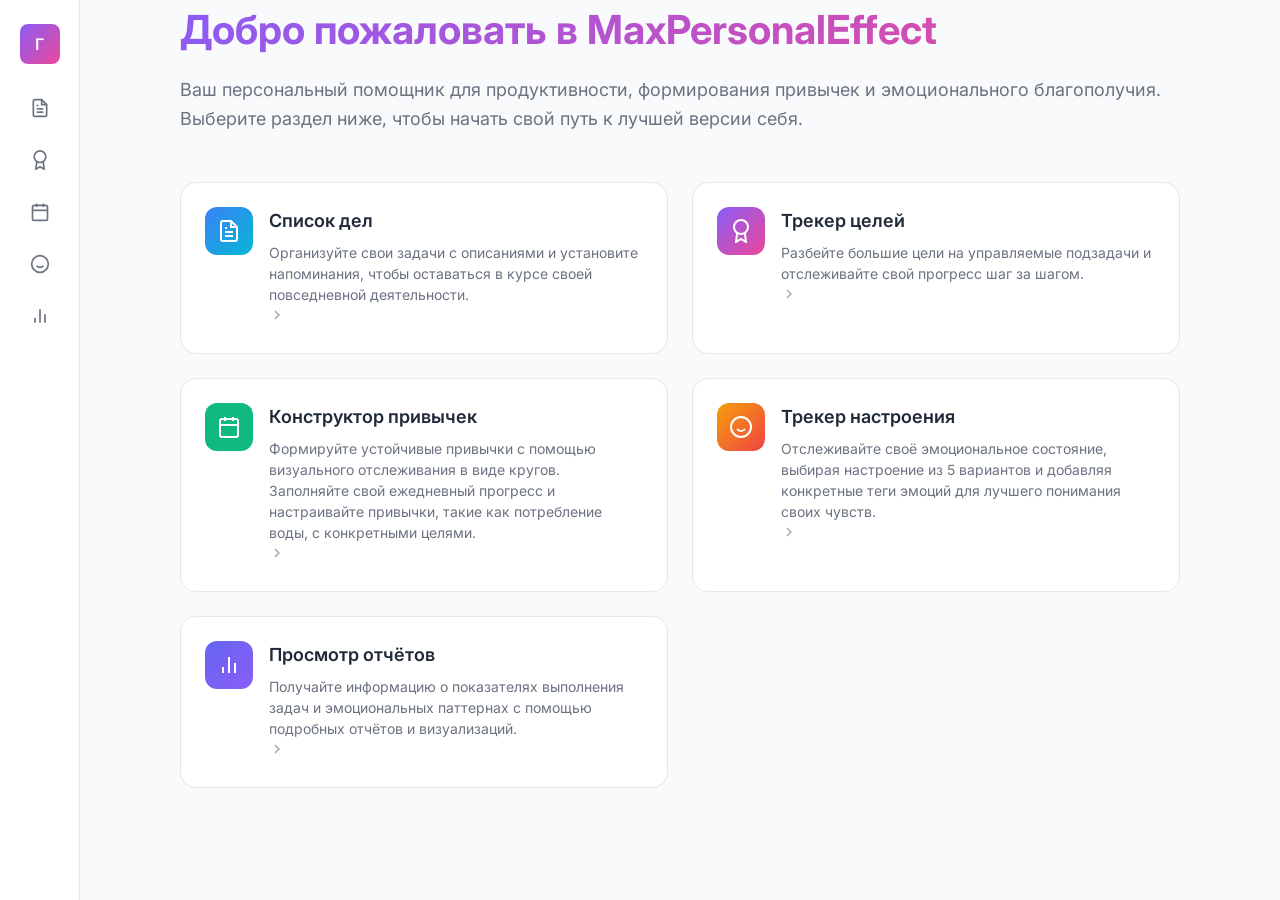
<file: index.html>
<!DOCTYPE html>
<html lang="ru">
<head>
    <meta charset="UTF-8">
    <meta name="viewport" content="width=device-width, initial-scale=1.0">
    <title>MaxPersonalEffect - Главная</title>
    <link rel="stylesheet" href="styles/styles.css">
    <link href="https://fonts.googleapis.com/css2?family=Inter:wght@300;400;500;600;700&display=swap" rel="stylesheet">
</head>
<body>
    <div class="app-container">
        <!-- Боковая панель -->
        <aside class="sidebar">
            <a href="index.html" class="logo-btn" aria-label="Главная">
                <span>Г</span>
            </a>
            <nav class="sidebar-nav">
                <a href="todo.html" class="nav-btn" data-tooltip="Список дел">
                    <svg width="20" height="20" viewBox="0 0 24 24" fill="none" stroke="currentColor" stroke-width="2">
                        <path d="M14 2H6a2 2 0 0 0-2 2v16a2 2 0 0 0 2 2h12a2 2 0 0 0 2-2V8z"></path>
                        <polyline points="14 2 14 8 20 8"></polyline>
                        <line x1="16" y1="13" x2="8" y2="13"></line>
                        <line x1="16" y1="17" x2="8" y2="17"></line>
                        <polyline points="10 9 9 9 8 9"></polyline>
                    </svg>
                </a>
                <a href="goals.html" class="nav-btn" data-tooltip="Трекер целей">
                    <svg width="20" height="20" viewBox="0 0 24 24" fill="none" stroke="currentColor" stroke-width="2">
                        <circle cx="12" cy="8" r="7"></circle>
                        <polyline points="8.21 13.89 7 23 12 20 17 23 15.79 13.88"></polyline>
                    </svg>
                </a>
                <a href="habits.html" class="nav-btn" data-tooltip="Конструктор привычек">
                    <svg width="20" height="20" viewBox="0 0 24 24" fill="none" stroke="currentColor" stroke-width="2">
                        <rect x="3" y="4" width="18" height="18" rx="2" ry="2"></rect>
                        <line x1="16" y1="2" x2="16" y2="6"></line>
                        <line x1="8" y1="2" x2="8" y2="6"></line>
                        <line x1="3" y1="10" x2="21" y2="10"></line>
                    </svg>
                </a>
                <a href="mood.html" class="nav-btn" data-tooltip="Трекер настроения">
                    <svg width="20" height="20" viewBox="0 0 24 24" fill="none" stroke="currentColor" stroke-width="2">
                        <circle cx="12" cy="12" r="10"></circle>
                        <path d="M8 14s1.5 2 4 2 4-2 4-2"></path>
                        <line x1="9" y1="9" x2="9.01" y2="9"></line>
                        <line x1="15" y1="9" x2="15.01" y2="9"></line>
                    </svg>
                </a>
                <a href="reports.html" class="nav-btn" data-tooltip="Отчёты и аналитика">
                    <svg width="20" height="20" viewBox="0 0 24 24" fill="none" stroke="currentColor" stroke-width="2">
                        <line x1="18" y1="20" x2="18" y2="10"></line>
                        <line x1="12" y1="20" x2="12" y2="4"></line>
                        <line x1="6" y1="20" x2="6" y2="14"></line>
                    </svg>
                </a>
            </nav>
        </aside>

        <!-- Основной контент -->
        <main class="main-content">
            <div class="home-container">
                <div class="greeting">
                    <h1>Добро пожаловать в MaxPersonalEffect</h1>
                    <p>Ваш персональный помощник для продуктивности, формирования привычек и эмоционального благополучия. Выберите раздел ниже, чтобы начать свой путь к лучшей версии себя.</p>
                </div>
                
                <div class="sections-grid">
                    <a href="todo.html" class="section-card">
                        <div class="card-icon">
                            <svg width="24" height="24" viewBox="0 0 24 24" fill="none" stroke="currentColor" stroke-width="2">
                                <path d="M14 2H6a2 2 0 0 0-2 2v16a2 2 0 0 0 2 2h12a2 2 0 0 0 2-2V8z"></path>
                                <polyline points="14 2 14 8 20 8"></polyline>
                                <line x1="16" y1="13" x2="8" y2="13"></line>
                                <line x1="16" y1="17" x2="8" y2="17"></line>
                                <polyline points="10 9 9 9 8 9"></polyline>
                            </svg>
                        </div>
                        <div class="card-content">
                            <h3>Список дел</h3>
                            <p>Организуйте свои задачи с описаниями и установите напоминания, чтобы оставаться в курсе своей повседневной деятельности.</p>
                            <div class="card-arrow">
                                <svg width="16" height="16" viewBox="0 0 24 24" fill="none" stroke="currentColor" stroke-width="2">
                                    <polyline points="9 18 15 12 9 6"></polyline>
                                </svg>
                            </div>
                        </div>
                    </a>
                    
                    <a href="goals.html" class="section-card">
                        <div class="card-icon">
                            <svg width="24" height="24" viewBox="0 0 24 24" fill="none" stroke="currentColor" stroke-width="2">
                                <circle cx="12" cy="8" r="7"></circle>
                                <polyline points="8.21 13.89 7 23 12 20 17 23 15.79 13.88"></polyline>
                            </svg>
                        </div>
                        <div class="card-content">
                            <h3>Трекер целей</h3>
                            <p>Разбейте большие цели на управляемые подзадачи и отслеживайте свой прогресс шаг за шагом.</p>
                            <div class="card-arrow">
                                <svg width="16" height="16" viewBox="0 0 24 24" fill="none" stroke="currentColor" stroke-width="2">
                                    <polyline points="9 18 15 12 9 6"></polyline>
                                </svg>
                            </div>
                        </div>
                    </a>
                    
                    <a href="habits.html" class="section-card">
                        <div class="card-icon">
                            <svg width="24" height="24" viewBox="0 0 24 24" fill="none" stroke="currentColor" stroke-width="2">
                                <rect x="3" y="4" width="18" height="18" rx="2" ry="2"></rect>
                                <line x1="16" y1="2" x2="16" y2="6"></line>
                                <line x1="8" y1="2" x2="8" y2="6"></line>
                                <line x1="3" y1="10" x2="21" y2="10"></line>
                            </svg>
                        </div>
                        <div class="card-content">
                            <h3>Конструктор привычек</h3>
                            <p>Формируйте устойчивые привычки с помощью визуального отслеживания в виде кругов. Заполняйте свой ежедневный прогресс и настраивайте привычки, такие как потребление воды, с конкретными целями.</p>
                            <div class="card-arrow">
                                <svg width="16" height="16" viewBox="0 0 24 24" fill="none" stroke="currentColor" stroke-width="2">
                                    <polyline points="9 18 15 12 9 6"></polyline>
                                </svg>
                            </div>
                        </div>
                    </a>
                    
                    <a href="mood.html" class="section-card">
                        <div class="card-icon">
                            <svg width="24" height="24" viewBox="0 0 24 24" fill="none" stroke="currentColor" stroke-width="2">
                                <circle cx="12" cy="12" r="10"></circle>
                                <path d="M8 14s1.5 2 4 2 4-2 4-2"></path>
                                <line x1="9" y1="9" x2="9.01" y2="9"></line>
                                <line x1="15" y1="9" x2="15.01" y2="9"></line>
                            </svg>
                        </div>
                        <div class="card-content">
                            <h3>Трекер настроения</h3>
                            <p>Отслеживайте своё эмоциональное состояние, выбирая настроение из 5 вариантов и добавляя конкретные теги эмоций для лучшего понимания своих чувств.</p>
                            <div class="card-arrow">
                                <svg width="16" height="16" viewBox="0 0 24 24" fill="none" stroke="currentColor" stroke-width="2">
                                    <polyline points="9 18 15 12 9 6"></polyline>
                                </svg>
                            </div>
                        </div>
                    </a>
                    
                    <a href="reports.html" class="section-card">
                        <div class="card-icon">
                            <svg width="24" height="24" viewBox="0 0 24 24" fill="none" stroke="currentColor" stroke-width="2">
                                <line x1="18" y1="20" x2="18" y2="10"></line>
                                <line x1="12" y1="20" x2="12" y2="4"></line>
                                <line x1="6" y1="20" x2="6" y2="14"></line>
                            </svg>
                        </div>
                        <div class="card-content">
                            <h3>Просмотр отчётов</h3>
                            <p>Получайте информацию о показателях выполнения задач и эмоциональных паттернах с помощью подробных отчётов и визуализаций.</p>
                            <div class="card-arrow">
                                <svg width="16" height="16" viewBox="0 0 24 24" fill="none" stroke="currentColor" stroke-width="2">
                                    <polyline points="9 18 15 12 9 6"></polyline>
                                </svg>
                            </div>
                        </div>
                    </a>
                </div>
            </div>
        </main>
    </div>

    <script src="js/main.js"></script>
</body>
</html>
</file>
<file: styles/styles.css>
/* Общие стили */
* {
    box-sizing: border-box;
    margin: 0;
    padding: 0;
}

body {
    color: #1f2937;
    font-family: 'Inter', sans-serif;
    line-height: 1.5;
    background-color: #f9fafb;
}

.app-container {
    display: flex;
    min-height: 100vh;
}

/* Боковая панель */
.sidebar {
    position: fixed;
    top: 0;
    left: 0;
    z-index: 100;
    display: flex;
    flex-direction: column;
    align-items: center;
    gap: 24px;
    width: 80px;
    height: 100vh;
    border-right: 1px solid #e5e7eb;
    padding: 24px 0;
    background-color: white;
}

.logo-btn {
    display: flex;
    justify-content: center;
    align-items: center;
    width: 40px;
    height: 40px;
    border-radius: 8px;
    color: white;
    font-weight: 600;
    text-decoration: none;
    background: linear-gradient(135deg, #8b5cf6, #ec4899);
    transition: box-shadow 0.2s;
}

.logo-btn:hover {
    box-shadow: 0 4px 12px rgba(139, 92, 246, 0.3);
}

.sidebar-nav {
    display: flex;
    flex-direction: column;
    gap: 12px;
}

.nav-btn {
    position: relative;
    display: flex;
    justify-content: center;
    align-items: center;
    width: 40px;
    height: 40px;
    border-radius: 8px;
    color: #6b7280;
    text-decoration: none;
    background: none;
    transition: all 0.2s;
    cursor: pointer;
}

.nav-btn:hover {
    color: #4b5563;
    background-color: #f3f4f6;
}

.nav-btn.active {
    color: #8b5cf6;
    background-color: #f3f4f6;
}

.nav-btn::after {
    content: attr(data-tooltip);
    position: absolute;
    top: 50%;
    left: 100%;
    margin-left: 8px;
    border-radius: 4px;
    padding: 4px 8px;
    opacity: 0;
    color: white;
    font-size: 12px;
    background-color: #1f2937;
    transition: opacity 0.2s;
    transform: translateY(-50%);
    pointer-events: none;
    white-space: nowrap;
}

.nav-btn:hover::after {
    opacity: 1;
}

/* Основной контент */
.main-content {
    flex: 1;
    min-height: 100vh;
    margin-left: 80px;
    background-color: #f9fafb;
}

.page {
    display: block;
    max-width: 1200px;
    margin: 0 auto;
    padding: 24px;
}

.page-header {
    display: flex;
    justify-content: space-between;
    align-items: flex-start;
    margin-bottom: 32px;
}

.page-header h1 {
    margin-bottom: 8px;
    font-weight: 700;
    font-size: 32px;
    background: linear-gradient(135deg, #8b5cf6, #ec4899);
    -webkit-background-clip: text;
    -webkit-text-fill-color: transparent;
}

.page-header p {
    color: #6b7280;
    font-size: 16px;
}

/* Кнопки */
.btn-primary {
    display: flex;
    align-items: center;
    gap: 8px;
    border: none;
    border-radius: 8px;
    padding: 10px 16px;
    color: white;
    font-weight: 500;
    text-decoration: none;
    background-color: #8b5cf6;
    transition: background-color 0.2s;
    cursor: pointer;
}

.btn-primary:hover {
    background-color: #7c3aed;
}

.btn-outline {
    display: flex;
    align-items: center;
    gap: 8px;
    border: 1px solid #d1d5db;
    border-radius: 8px;
    padding: 10px 16px;
    color: #374151;
    font-weight: 500;
    text-decoration: none;
    background-color: white;
    transition: all 0.2s;
    cursor: pointer;
}

.btn-outline:hover {
    border-color: #9ca3af;
    background-color: #f9fafb;
}

/* Главная страница */
.home-container {
    max-width: 1000px;
    margin: 0 auto;
}

.greeting {
    margin-bottom: 48px;
}

.greeting h1 {
    margin-bottom: 16px;
    font-weight: 700;
    font-size: 40px;
    background: linear-gradient(135deg, #8b5cf6, #ec4899);
    -webkit-background-clip: text;
    -webkit-text-fill-color: transparent;
}

.greeting p {
    color: #6b7280;
    font-size: 18px;
    line-height: 1.6;
}

.sections-grid {
    display: grid;
    grid-template-columns: repeat(auto-fit, minmax(400px, 1fr));
    gap: 24px;
}

.section-card {
    display: flex;
    gap: 16px;
    border: 1px solid #e5e7eb;
    border-radius: 16px;
    padding: 24px;
    color: inherit;
    text-decoration: none;
    background-color: white;
    transition: all 0.3s;
    cursor: pointer;
}

.section-card:hover {
    border-color: transparent;
    box-shadow: 0 10px 25px rgba(0, 0, 0, 0.1);
    color: inherit;
    text-decoration: none;
    transform: translateY(-2px);
}

.card-icon {
    display: flex;
    flex-shrink: 0;
    justify-content: center;
    align-items: center;
    width: 48px;
    height: 48px;
    border-radius: 12px;
}

.section-card:nth-child(1) .card-icon {
    background: linear-gradient(135deg, #3b82f6, #06b6d4);
}

.section-card:nth-child(2) .card-icon {
    background: linear-gradient(135deg, #8b5cf6, #ec4899);
}

.section-card:nth-child(3) .card-icon {
    background: linear-gradient(135deg, #10b981, #10b981);
}

.section-card:nth-child(4) .card-icon {
    background: linear-gradient(135deg, #f59e0b, #ef4444);
}

.section-card:nth-child(5) .card-icon {
    background: linear-gradient(135deg, #6366f1, #8b5cf6);
}

.card-icon svg {
    color: white;
}

.card-content {
    flex: 1;
}

.card-content h3 {
    display: flex;
    justify-content: space-between;
    align-items: center;
    margin-bottom: 8px;
    font-weight: 600;
    font-size: 18px;
}

.card-content p {
    color: #6b7280;
    font-size: 14px;
    line-height: 1.5;
}

.card-arrow {
    color: #9ca3af;
    transition: all 0.2s;
}

.section-card:hover .card-arrow {
    color: #8b5cf6;
    transform: translateX(4px);
}

/* Формы */
.form-container {
    display: none;
    margin-bottom: 24px;
    border: 1px solid #e5e7eb;
    border-radius: 12px;
    padding: 24px;
    box-shadow: 0 1px 3px rgba(0, 0, 0, 0.1);
    background-color: white;
}

.form-container.active {
    display: block;
}

.form-container h3 {
    margin-bottom: 16px;
    font-weight: 600;
    font-size: 18px;
}

.form-group {
    display: flex;
    flex-direction: column;
    gap: 16px;
}

input, textarea {
    width: 100%;
    border: 1px solid #d1d5db;
    border-radius: 8px;
    padding: 12px;
    font-family: inherit;
    font-size: 14px;
    transition: border-color 0.2s;
}

input:focus, textarea:focus {
    border-color: #8b5cf6;
    outline: none;
}

textarea {
    min-height: 80px;
    resize: vertical;
}

.form-row {
    display: grid;
    grid-template-columns: 1fr 1fr;
    gap: 16px;
}

.form-field {
    display: flex;
    flex-direction: column;
    gap: 4px;
}

.form-field label {
    color: #6b7280;
    font-size: 14px;
}

.form-actions {
    display: flex;
    gap: 8px;
}

/* Список дел */
.tasks-container {
    display: flex;
    flex-direction: column;
    gap: 12px;
}

.task-item {
    display: flex;
    align-items: flex-start;
    gap: 12px;
    border: 1px solid #e5e7eb;
    border-radius: 12px;
    padding: 16px;
    background-color: white;
    transition: box-shadow 0.2s;
}

.task-item:hover {
    box-shadow: 0 4px 6px rgba(0, 0, 0, 0.05);
}

.task-checkbox {
    display: flex;
    flex-shrink: 0;
    justify-content: center;
    align-items: center;
    width: 20px;
    height: 20px;
    margin-top: 2px;
    border: 2px solid #d1d5db;
    border-radius: 4px;
    transition: all 0.2s;
    cursor: pointer;
}

.task-checkbox.checked {
    border-color: #8b5cf6;
    background-color: #8b5cf6;
}

.task-checkbox.checked::after {
    content: "✓";
    color: white;
    font-size: 12px;
}

.task-content {
    flex: 1;
}

.task-title {
    margin-bottom: 4px;
    font-weight: 500;
    font-size: 16px;
}

.task-title.completed {
    color: #9ca3af;
    text-decoration: line-through;
}

.task-description {
    margin-bottom: 8px;
    color: #6b7280;
    font-size: 14px;
}

.task-meta {
    display: flex;
    gap: 16px;
    color: #6b7280;
    font-size: 14px;
}

.task-meta-item {
    display: flex;
    align-items: center;
    gap: 4px;
}

.task-actions {
    display: flex;
    gap: 8px;
}

.delete-btn {
    display: flex;
    justify-content: center;
    align-items: center;
    border: none;
    border-radius: 4px;
    padding: 4px;
    color: #9ca3af;
    background: none;
    transition: color 0.2s;
    cursor: pointer;
}

.delete-btn:hover {
    color: #ef4444;
}

/* Трекер целей */
.goals-container {
    display: flex;
    flex-direction: column;
    gap: 16px;
}

.goal-item {
    border: 1px solid #e5e7eb;
    border-radius: 12px;
    overflow: hidden;
    background-color: white;
}

.goal-header {
    display: flex;
    align-items: flex-start;
    gap: 12px;
    padding: 16px;
}

.toggle-btn {
    display: flex;
    justify-content: center;
    align-items: center;
    margin-top: 2px;
    border: none;
    padding: 4px;
    color: #6b7280;
    background: none;
    cursor: pointer;
}

.goal-info {
    flex: 1;
}

.goal-title {
    margin-bottom: 4px;
    font-weight: 600;
    font-size: 18px;
}

.goal-description {
    margin-bottom: 12px;
    color: #6b7280;
    font-size: 14px;
}

.goal-progress {
    display: flex;
    align-items: center;
    gap: 12px;
}

.progress-bar {
    flex: 1;
    height: 8px;
    border-radius: 4px;
    overflow: hidden;
    background-color: #e5e7eb;
}

.progress-fill {
    height: 100%;
    border-radius: 4px;
    background-color: #8b5cf6;
    transition: width 0.3s;
}

.progress-text {
    min-width: 40px;
    color: #6b7280;
    font-size: 14px;
}

.goal-subtasks {
    border-top: 1px solid #f3f4f6;
    padding: 16px;
    background-color: #f9fafb;
}

.subtask-item {
    display: flex;
    align-items: center;
    gap: 8px;
    margin-bottom: 8px;
}

.subtask-item:last-child {
    margin-bottom: 0;
}

.subtask-checkbox {
    display: flex;
    flex-shrink: 0;
    justify-content: center;
    align-items: center;
    width: 18px;
    height: 18px;
    border: 2px solid #d1d5db;
    border-radius: 4px;
    transition: all 0.2s;
    cursor: pointer;
}

.subtask-checkbox.checked {
    border-color: #8b5cf6;
    background-color: #8b5cf6;
}

.subtask-checkbox.checked::after {
    content: "✓";
    color: white;
    font-size: 10px;
}

.subtask-title {
    flex: 1;
    font-size: 14px;
}

.subtask-title.completed {
    color: #9ca3af;
    text-decoration: line-through;
}

.subtask-input {
    width: 100%;
    margin-top: 12px;
}

/* Конструктор привычек */
.modal {
    position: fixed;
    top: 0;
    left: 0;
    z-index: 1000;
    display: none;
    justify-content: center;
    align-items: center;
    width: 100%;
    height: 100%;
    background-color: rgba(0, 0, 0, 0.5);
}

.modal.active {
    display: flex;
}

.modal-content {
    width: 90%;
    max-width: 400px;
    border-radius: 12px;
    box-shadow: 0 10px 25px rgba(0, 0, 0, 0.2);
    background-color: white;
}

.modal-header {
    display: flex;
    justify-content: space-between;
    align-items: center;
    border-bottom: 1px solid #e5e7eb;
    padding: 16px 20px;
}

.modal-header h3 {
    font-weight: 600;
    font-size: 18px;
}

.close-btn {
    display: flex;
    justify-content: center;
    align-items: center;
    border: none;
    border-radius: 4px;
    padding: 4px;
    color: #6b7280;
    background: none;
    cursor: pointer;
}

.close-btn:hover {
    background-color: #f3f4f6;
}

.modal-body {
    display: flex;
    flex-direction: column;
    gap: 16px;
    padding: 20px;
}

.water-tracker {
    margin-bottom: 24px;
    border: 1px solid #bfdbfe;
    border-radius: 12px;
    padding: 24px;
    background: linear-gradient(135deg, #dbeafe, #cffafe);
}

.water-header {
    display: flex;
    align-items: center;
    gap: 12px;
    margin-bottom: 16px;
}

.water-icon {
    display: flex;
    justify-content: center;
    align-items: center;
    width: 40px;
    height: 40px;
    border-radius: 50%;
    background-color: #3b82f6;
}

.water-icon svg {
    color: white;
}

.water-header h3 {
    margin: 0;
    font-weight: 600;
}

.water-header p {
    margin: 0;
    color: #6b7280;
    font-size: 14px;
}

.water-circles {
    display: flex;
    flex-wrap: wrap;
    gap: 8px;
    margin-bottom: 16px;
}

.water-circle {
    display: flex;
    justify-content: center;
    align-items: center;
    width: 48px;
    height: 48px;
    border: 2px solid #93c5fd;
    border-radius: 50%;
    background-color: white;
    transition: all 0.2s;
}

.water-circle.filled {
    border-color: #3b82f6;
    background-color: #3b82f6;
}

.water-circle.filled svg {
    color: white;
}

.water-controls {
    display: flex;
    flex-wrap: wrap;
    align-items: center;
    gap: 8px;
}

.water-controls input {
    width: 120px;
}

.habits-container {
    display: flex;
    flex-direction: column;
    gap: 16px;
}

.habit-item {
    border: 1px solid #e5e7eb;
    border-radius: 12px;
    padding: 20px;
    background-color: white;
    transition: box-shadow 0.2s;
}

.habit-item:hover {
    box-shadow: 0 4px 6px rgba(0, 0, 0, 0.05);
}

.habit-header {
    display: flex;
    justify-content: space-between;
    align-items: center;
    margin-bottom: 16px;
}

.habit-info {
    display: flex;
    align-items: center;
    gap: 12px;
}

.habit-color {
    width: 16px;
    height: 16px;
    border-radius: 50%;
}

.habit-days {
    display: flex;
    flex-wrap: wrap;
    justify-content: space-around;
    gap: 12px;
}

.day-circle {
    display: flex;
    flex-direction: column;
    align-items: center;
    gap: 4px;
}

.day-label {
    color: #6b7280;
    font-size: 12px;
}

.day-circle-btn {
    display: flex;
    justify-content: center;
    align-items: center;
    width: 48px;
    height: 48px;
    border: 2px solid #d1d5db;
    border-radius: 50%;
    background-color: #f9fafb;
    transition: all 0.2s;
    cursor: pointer;
}

.day-circle-btn:hover {
    border-color: #9ca3af;
}

.day-circle-btn.completed {
    border-color: transparent;
    transform: scale(1.1);
}

.day-circle-btn.completed svg {
    color: white;
}

/* Трекер настроения */
.mood-container {
    display: grid;
    grid-template-columns: 1fr 1fr;
    gap: 24px;
}

.mood-calendar {
    border: 1px solid #e5e7eb;
    border-radius: 12px;
    padding: 20px;
    background-color: white;
}

.mood-calendar h3 {
    margin-bottom: 16px;
}

.calendar {
    margin-bottom: 20px;
}

.calendar-header {
    display: flex;
    align-items: center;
    justify-content: space-around;
    margin-bottom: 16px;
}

.calendar-grid {
    display: grid;
    grid-template-columns: repeat(7, 1fr);
    justify-items: center;
    gap: 4px;
}

.calendar-day {
    position: relative;
    display: flex;
    align-items: center;
    justify-content: center;
    border-radius: 8px;
    font-size: 16px;
    cursor: pointer;
    transition: all 0.2s;
    background: white;
    width: 50px;
    height: 50px;
}

.calendar-day:hover {
    background-color: #f3f4f6;
}

.calendar-day.selected {
    color: white;
    background-color: #8b5cf6;
}

.calendar-day.today {
    border: 1px solid #8b5cf6;
}

.calendar-day.empty {
    background-color: transparent;
    cursor: default;
}

.calendar-day.mood-1 {
    color: white;
    background-color: #85004B;
}

.calendar-day.mood-2 {
    color: white;
    background-color: #ED474C;
}

.calendar-day.mood-3 {
    color: white;
    background-color: #eab308;
}

.calendar-day.mood-4 {
    color: white;
    background-color: #22c55e;
}

.calendar-day.mood-5 {
    color: white;
    background-color: #13cac4;
}

.mood-legend {
    display: flex;
    flex-direction: column;
    gap: 8px;
}

.legend-item {
    display: flex;
    align-items: center;
    gap: 8px;
    font-size: 14px;
}

.color-dot {
    width: 16px;
    height: 16px;
    border-radius: 50%;
}

.very-bad {
    background-color: #85004B;
}

.bad {
    background-color: #ED474C;
}

.normal {
    background-color: #eab308;
}

.good {
    background-color: #22c55e;
}

.excellent {
    background-color: #13cac4;
}

.mood-selection {
    display: flex;
    flex-direction: column;
    gap: 20px;
}

.mood-question, .emotions-selection, .mood-summary {
    border: 1px solid #e5e7eb;
    border-radius: 12px;
    padding: 20px;
    background-color: white;
}

.mood-question h3, .emotions-selection h3, .mood-summary h3 {
    margin-bottom: 8px;
}

#current-date {
    margin-bottom: 16px;
    color: #6b7280;
    font-size: 14px;
}

.mood-scale {
    display: flex;
    justify-content: space-between;
    gap: 8px;
}

.mood-option {
    display: flex;
    flex-direction: column;
    flex: 1;
    align-items: center;
    gap: 4px;
    border: 2px solid #e5e7eb;
    border-radius: 12px;
    padding: 16px 8px;
    background: none;
    transition: all 0.2s;
    cursor: pointer;
}

.mood-option:hover {
    border-color: #d1d5db;
}

.mood-option.selected {
    border-color: transparent;
    box-shadow: 0 4px 12px rgba(0, 0, 0, 0.1);
    transform: scale(1.05);
}

.mood-option[data-value="1"].selected {
    color: white;
    background-color: #85004B;
}

.mood-option[data-value="2"].selected {
    color: white;
    background-color: #ED474C;
}

.mood-option[data-value="3"].selected {
    color: white;
    background-color: #eab308;
}

.mood-option[data-value="4"].selected {
    color: white;
    background-color: #22c55e;
}

.mood-option[data-value="5"].selected {
    color: white;
    background-color: #13cac4;
}

.emotions-selection p {
    margin-bottom: 16px;
    color: #6b7280;
    font-size: 14px;
}

.emotions-grid {
    display: flex;
    flex-wrap: wrap;
    gap: 8px;
    margin-bottom: 16px;
}

.emotion-tag {
    border: none;
    border-radius: 20px;
    padding: 8px 16px;
    color: #374151;
    font-size: 14px;
    background-color: #f3f4f6;
    transition: all 0.2s;
    cursor: pointer;
}

.emotion-tag:hover {
    background-color: #e5e7eb;
}

.emotion-tag.selected {
    color: white;
    background-color: #8b5cf6;
}

.selected-emotions {
    border-top: 1px solid #e5e7eb;
    padding-top: 16px;
}

.selected-emotions p {
    margin-bottom: 8px;
    color: #6b7280;
    font-size: 14px;
}

#emotions-list {
    font-size: 14px;
}

.mood-summary {
    border: 1px solid #e9d5ff;
    background: linear-gradient(135deg, #faf5ff, #fdf2f8);
}

.summary-content p {
    margin-bottom: 4px;
}

/* Отчёты и аналитика */
.stats-container {
    display: grid;
    grid-template-columns: repeat(auto-fit, minmax(200px, 1fr));
    gap: 16px;
    margin-bottom: 32px;
}

.stat-card {
    display: flex;
    flex-direction: column;
    gap: 8px;
    border: 1px solid #e5e7eb;
    border-radius: 12px;
    padding: 20px;
    background-color: white;
}

.stat-icon {
    display: flex;
    justify-content: center;
    align-items: center;
    width: 40px;
    height: 40px;
    border-radius: 8px;
    background-color: #f3f4f6;
}

.stat-card:nth-child(1) .stat-icon {
    color: #8b5cf6;
    background-color: #faf5ff;
}

.stat-card:nth-child(2) .stat-icon {
    color: #22c55e;
    background-color: #f0fdf4;
}

.stat-card:nth-child(3) .stat-icon {
    color: #f59e0b;
    background-color: #fffbeb;
}

.stat-card:nth-child(4) .stat-icon {
    color: #3b82f6;
    background-color: #eff6ff;
}

.stat-value {
    font-weight: 600;
    font-size: 24px;
}

.stat-label {
    color: #6b7280;
    font-size: 14px;
}

.charts-container {
    display: grid;
    grid-template-columns: repeat(auto-fit, minmax(400px, 1fr));
    gap: 24px;
    margin-bottom: 32px;
}

.chart-card {
    border: 1px solid #e5e7eb;
    border-radius: 12px;
    padding: 20px;
    background-color: white;
}

.chart-card h3 {
    margin-bottom: 16px;
}

.chart {
    display: flex;
    align-items: flex-end;
    gap: 8px;
    height: 200px;
    padding: 16px 0;
}

.bar {
    position: relative;
    flex: 1;
    border-radius: 4px 4px 0 0;
    background-color: #8b5cf6;
    transition: height 0.3s;
}

.bar-label {
    position: absolute;
    right: 0;
    bottom: -20px;
    left: 0;
    color: #6b7280;
    font-size: 12px;
    text-align: center;
}

.line-chart {
    position: relative;
    display: flex;
    align-items: flex-end;
    height: 200px;
}

.line-point {
    position: absolute;
    width: 8px;
    height: 8px;
    border-radius: 50%;
    background-color: #ec4899;
    transform: translate(-50%, 50%);
}

.line-connector {
    position: absolute;
    height: 2px;
    background-color: #ec4899;
    transform-origin: left center;
}

.habits-progress {
    display: flex;
    flex-direction: column;
    gap: 12px;
}

.habit-progress-item {
    display: flex;
    align-items: center;
    gap: 12px;
}

.habit-name {
    width: 150px;
    font-size: 14px;
}

.habit-progress-bar {
    flex: 1;
    height: 8px;
    border-radius: 4px;
    overflow: hidden;
    background-color: #e5e7eb;
}

.habit-progress-fill {
    height: 100%;
    border-radius: 4px;
    transition: width 0.3s;
}

.habit-percentage {
    width: 40px;
    font-size: 14px;
    text-align: right;
}

.emotions-chart {
    display: flex;
    flex-wrap: wrap;
    gap: 8px;
}

.emotion-chart-item {
    display: flex;
    align-items: center;
    gap: 8px;
    border-radius: 20px;
    padding: 8px 12px;
    font-size: 14px;
    background-color: #f3f4f6;
}

.emotion-color {
    width: 12px;
    height: 12px;
    border-radius: 50%;
}

.insights-container {
    border: 1px solid #e9d5ff;
    border-radius: 12px;
    padding: 24px;
    background: linear-gradient(135deg, #faf5ff, #fdf2f8);
}

.insights-container h3 {
    margin-bottom: 16px;
}

.insights-list {
    display: flex;
    flex-direction: column;
    gap: 8px;
}

.insights-list p {
    display: flex;
    align-items: flex-start;
    gap: 8px;
}

/* Улучшения для пустых состояний */
.empty-state {
    border: 1px solid #e5e7eb;
    border-radius: 12px;
    padding: 40px 20px;
    color: #6b7280;
    font-style: italic;
    text-align: center;
    background-color: white;
}

/* Стили для кнопки удаления записи настроения */
.delete-mood-btn {
    justify-content: center;
    width: 100%;
    margin-top: 12px;
    border-color: #fecaca;
    color: #dc2626;
    background-color: #fef2f2;
    transition: all 0.2s;
}

.delete-mood-btn:hover {
    border-color: #fca5a5;
    color: #b91c1c;
    background-color: #fee2e2;
}

.delete-mood-btn svg {
    color: #dc2626;
}

/* Анимация для выполненных задач */
.task-item {
    transition: all 0.3s ease-in-out;
}

.task-item.completed-task {
    opacity: 0.7;
    background-color: #f8f9fa;
    transform: translateY(0);
}

/* Применяем анимацию только когда задача становится выполненной */
.task-item.completed-task.animate-move {
    animation: moveToBottom 1s ease-in-out forwards;
}

/* Стили для кнопки редактирования */
.edit-btn {
    display: flex;
    justify-content: center;
    align-items: center;
    border: none;
    border-radius: 4px;
    padding: 4px;
    color: #9ca3af;
    background: none;
    transition: color 0.2s;
    cursor: pointer;
}

.edit-btn:hover {
    color: #3b82f6;
}

.task-actions {
    display: flex;
    gap: 4px;
}

/* Стили для модального окна редактирования */
.modal {
    position: fixed;
    top: 0;
    left: 0;
    z-index: 1000;
    display: none;
    justify-content: center;
    align-items: center;
    width: 100%;
    height: 100%;
    background-color: rgba(0, 0, 0, 0.5);
}

.modal-content {
    width: 90%;
    max-width: 500px;
    max-height: 90vh;
    border-radius: 12px;
    box-shadow: 0 10px 25px rgba(0, 0, 0, 0.2);
    overflow-y: auto;
    background-color: white;
}

.modal-header {
    display: flex;
    justify-content: space-between;
    align-items: center;
    border-bottom: 1px solid #e5e7eb;
    padding: 20px 24px;
}

.modal-header h3 {
    margin: 0;
    font-weight: 600;
    font-size: 18px;
}

.modal-body {
    padding: 24px;
}

/* Стили для трекера привычек */
.week-navigation {
    display: flex;
    align-items: center;
    justify-content: space-between;
    margin-bottom: 16px;
    padding: 12px 0;
    border-bottom: 1px solid #e5e7eb;
}

.week-dates {
    font-size: 14px;
    font-weight: 500;
    color: #1f2937;
}

.nav-arrow {
    display: flex;
    align-items: center;
    justify-content: center;
    width: 32px;
    height: 32px;
    border: 1px solid #d1d5db;
    border-radius: 6px;
    background: white;
    cursor: pointer;
    transition: all 0.2s;
}

.nav-arrow:hover:not(:disabled) {
    border-color: #8b5cf6;
    background-color: #f8fafc;
}

.nav-arrow:disabled {
    opacity: 0.3;
    cursor: not-allowed;
}

.nav-arrow svg {
    color: #6b7280;
}

.habit-days {
    display: flex;
    justify-content: space-around;
    gap: 8px;
    margin-top: 16px;
}

.day-circle {
    display: flex;
    flex-direction: column;
    align-items: center;
    gap: 8px;
    flex: 1;
}

.day-label {
    color: #6b7280;
    font-size: 12px;
    font-weight: 500;
}

.day-circle-btn {
    display: flex;
    align-items: center;
    justify-content: center;
    width: 40px;
    height: 40px;
    border: 2px solid #d1d5db;
    border-radius: 50%;
    background-color: #f9fafb;
    font-size: 14px;
    font-weight: 500;
    color: #6b7280;
    cursor: pointer;
    transition: all 0.2s ease;
}

.day-circle-btn:hover {
    border-color: #9ca3af;
    background-color: #f3f4f6;
}

.day-circle-btn.completed {
    border-color: #8b5cf6;
    background-color: #8b5cf6;
    color: white;
    transform: scale(1.05);
}

.day-circle-btn.today {
    border-color: #8b5cf6;
    border-width: 3px;
}

.day-circle-btn.today:not(.completed) {
    background-color: white;
}

.day-date {
    font-size: 11px;
    color: #9ca3af;
    margin-top: 2px;
}

.habit-header {
    display: flex;
    justify-content: space-between;
    align-items: center;
    margin-bottom: 0;
}

.habit-name {
    margin: 0;
    font-weight: 600;
    font-size: 18px;
    color: #1f2937;
}

/* Стили для водного трекера */
.water-info {
    flex: 1;
}

.water-title-section {
    display: flex;
    align-items: center;
    justify-content: space-between;
    margin-bottom: 4px;
}

.water-title-section h3 {
    margin: 0;
    font-weight: 600;
    font-size: 18px;
}

.calendar-btn {
    display: flex;
    align-items: center;
    justify-content: center;
    width: 32px;
    height: 32px;
    border: 1px solid #d1d5db;
    border-radius: 6px;
    background: white;
    cursor: pointer;
    transition: all 0.2s;
}

.calendar-btn:hover {
    border-color: #3b82f6;
    background-color: #f8fafc;
}

.water-date {
    font-size: 14px;
    color: #6b7280;
    margin-top: 2px;
}

.water-calendar {
    margin: 16px 0;
    border: 1px solid #e5e7eb;
    border-radius: 12px;
    padding: 16px;
    background: white;
    box-shadow: 0 4px 12px rgba(0, 0, 0, 0.1);
}

.water-indicator {
    position: absolute;
    bottom: 2px;
    right: 2px;
    width: 6px;
    height: 6px;
    border-radius: 50%;
    background-color: #3b82f6;
}

.water-controls {
    display: flex;
    flex-wrap: wrap;
    align-items: center;
    gap: 8px;
    margin-top: 16px;
}

.water-controls input {
    width: 120px;
}

.mood-chart-container {
    position: relative;
    height: 200px;
    width: 100%;
}

.mood-lines {
    position: absolute;
    top: 0;
    left: 0;
    right: 0;
    bottom: 40px;
}

.mood-line {
    position: absolute;
    height: 2px;
    background-color: #ec4899;
    transform-origin: 0 0;
}

.mood-points {
    position: absolute;
    top: 0;
    left: 0;
    right: 0;
    bottom: 40px;
    display: flex;
    justify-content: space-between;
}

.mood-day {
    position: relative;
    flex: 1;
    display: flex;
    flex-direction: column;
    align-items: center;
}

.mood-point {
    position: absolute;
    width: 12px;
    height: 12px;
    border-radius: 50%;
    z-index: 2;
}

.mood-point.has-data {
    background-color: #ec4899;
    border: 2px solid white;
    box-shadow: 0 2px 4px rgba(0,0,0,0.2);
}

.mood-point.no-data {
    background-color: #e5e7eb;
    width: 8px;
    height: 8px;
}

.day-label {
    position: absolute;
    bottom: -30px;
    font-size: 12px;
    color: #6b7280;
}

/* Анимации */
.section-card {
    transition: all 0.3s ease;
}

.task-item, .goal-item, .habit-item {
    transition: all 0.2s ease;
}

/* Плавное перемещение вниз */
@keyframes moveToBottom {
    0% {
        opacity: 1;
        transform: translateY(0);
    }
    50% {
        opacity: 0.8;
        transform: translateY(10px);
    }
    100% {
        opacity: 0.7;
        transform: translateY(0);
    }
}

/* Адаптивность */
@media (max-width: 768px) {
    .sidebar {
        position: relative;
        width: 60px;
        height: auto;
        padding: 16px;
    }
    
    .main-content {
        margin-left: 0;
    }
    
    .sidebar-nav {
        flex-direction: column;
    }
    
    .page {
        padding: 16px;
    }
    
    .page-header {
        flex-direction: column;
        align-items: flex-start;
        gap: 16px;
    }

    .greeting h1 {
    padding: 10px;
    font-size: 30px;
    }

    .greeting p {
    padding: 10px;
    font-size: 14px;
    }

    .modal-content {
    width: 95%;
    margin: 20px;
    }
    
    .modal-body {
        padding: 20px;
    }
    
    .sections-grid {
        grid-template-columns: 1fr;
        padding: 10px;
    }
    
    .mood-container {
        grid-template-columns: 1fr;
    }
    
    .form-row {
        grid-template-columns: 1fr;
    }
    
    .mood-scale {
        flex-direction: column;
    }
    
    .charts-container {
        grid-template-columns: 1fr;
    }
    
    .habit-days {
        flex-wrap: wrap;
        justify-content: space-around;
    }

    .water-controls {
        flex-direction: column;
        align-items: stretch;
    }
    
    .water-controls input {
        width: 100%;
    }
    
    .calendar-day {
        height: 32px;
        font-size: 12px;
    }
    
    .stats-container {
        grid-template-columns: repeat(2, 1fr);
    }
    
    .chart {
        height: 150px;
    }

    .habit-days {
        gap: 4px;
    }
    
    .day-circle-btn {
        width: 36px;
        height: 36px;
        font-size: 12px;
    }
    
    .day-label {
        font-size: 11px;
    }
    
    .day-date {
        font-size: 10px;
    }
    
    .week-dates {
        font-size: 13px;
    }
}
</file>
